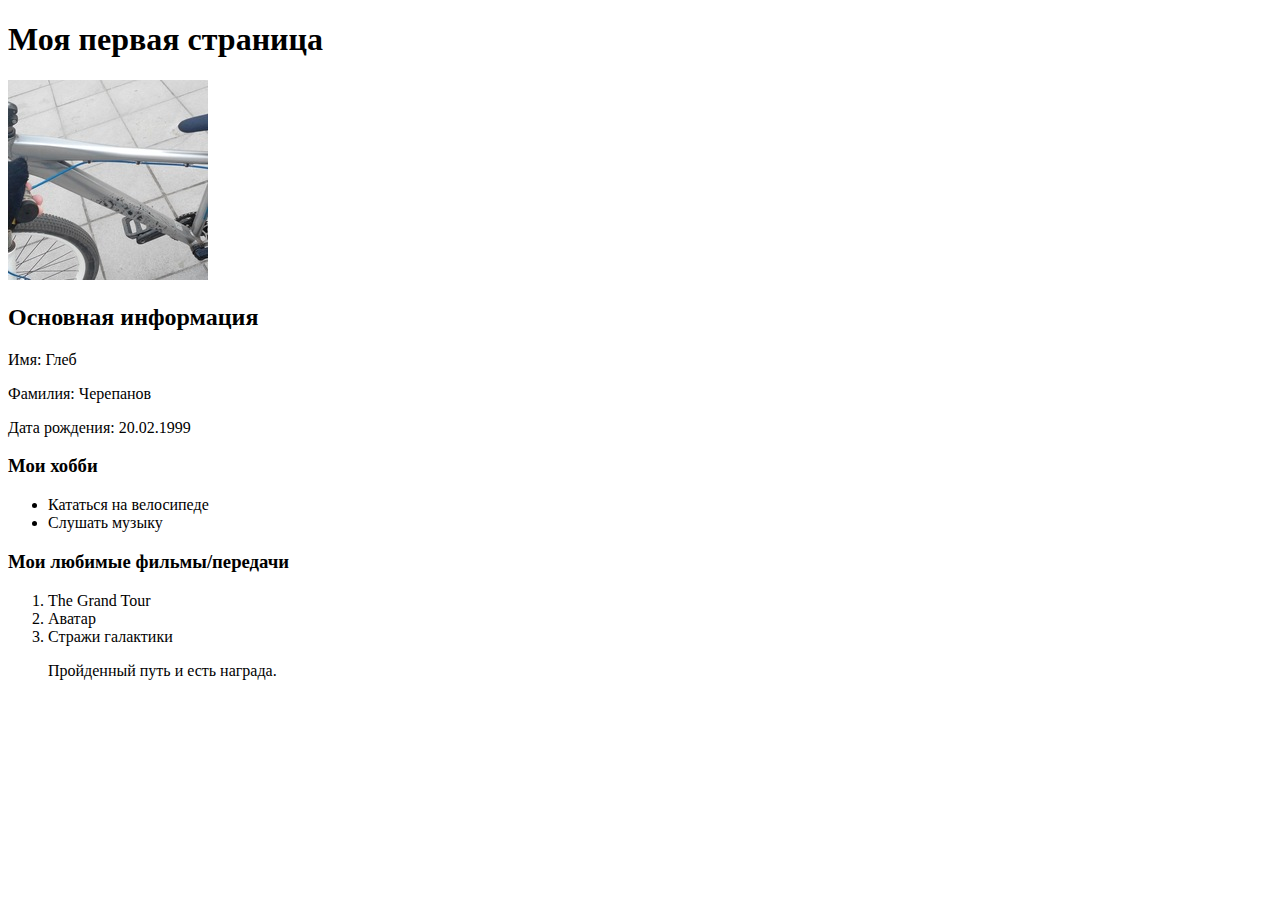
<file: lw2.1/index.html>
<!DOCTYPE html>
<html>
    <head>
        <meta charset="utf-8">
        <title> Мой первая страница </title>
    </head>
    <body>
        <h1> Моя первая страница </h1>
        <img src="photo.jpg" alt="Здесь должно быть изображение((">
        <h2> Основная информация </h2>
        <p> Имя: Глеб </p>
        <p> Фамилия: Черепанов </p>
        <p> Дата рождения: 20.02.1999 </p>
        <h3> Мои хобби </h3>
        <ul>
            <li> Кататься на велосипеде </li>
            <li> Слушать музыку </li>
        </ul>
        <h3> Мои любимые фильмы/передачи </h3>
        <ol>
            <li> The Grand Tour </li>
            <li> Аватар </li>
            <li> Стражи галактики </li>
        </ol>
        <blockquote> Пройденный путь и есть награда. </blockquote>
    </body>
</html>
</file>
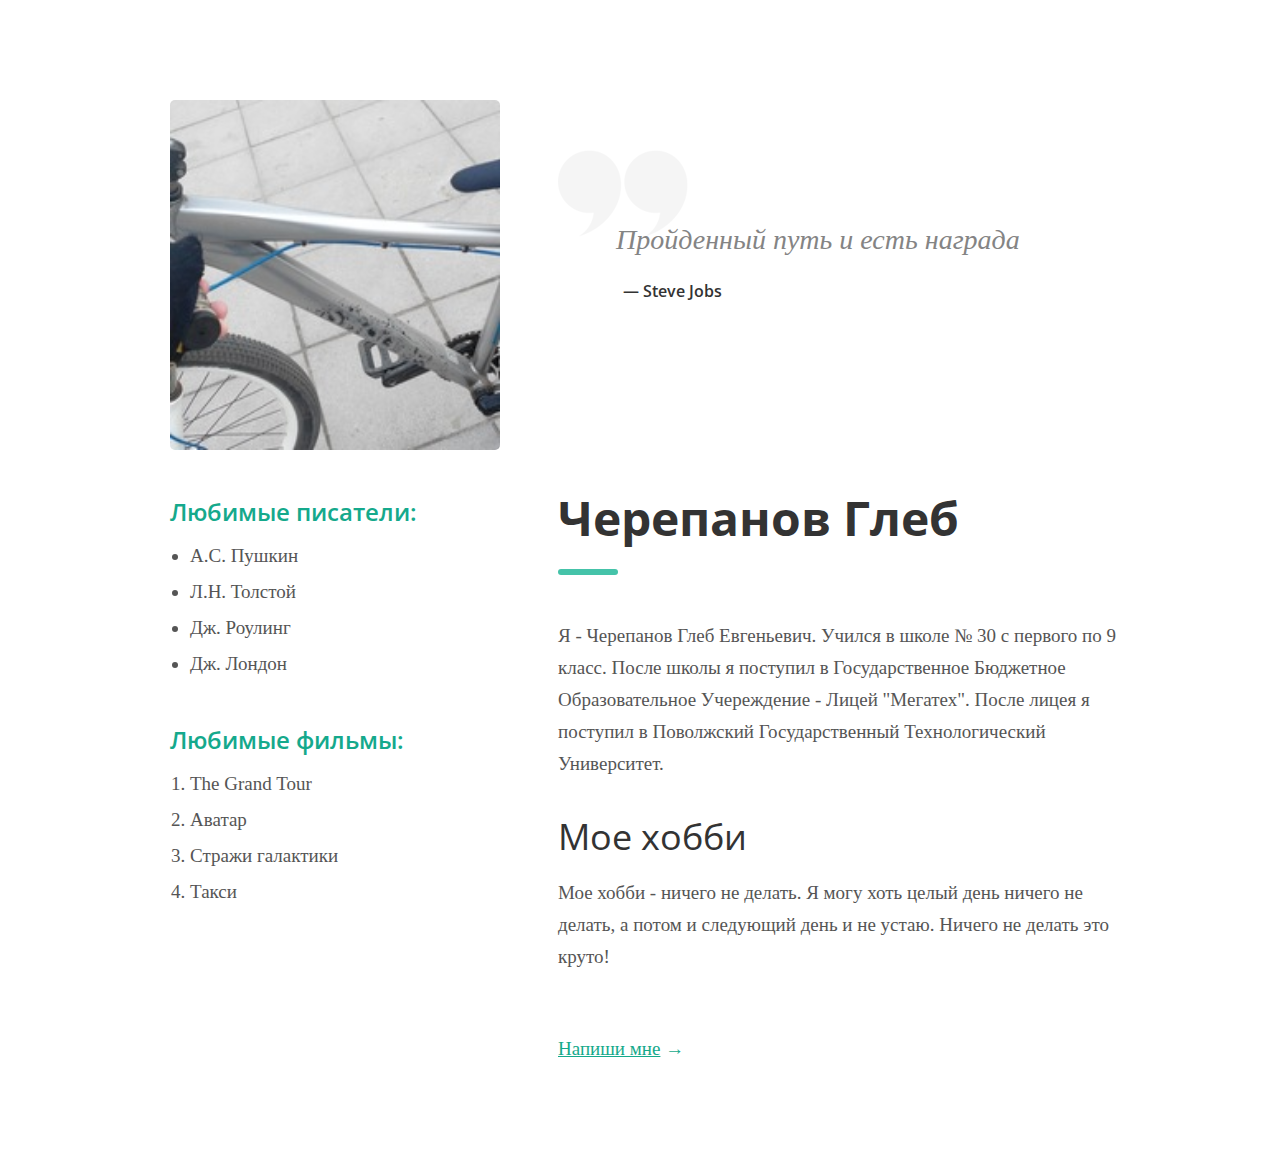
<file: lw2.2/index.html>
<!DOCTYPE html>
<html>
    <head>
        <meta charset="utf-8">
        <title> Моя первая страница </title>
        <link rel="stylesheet" href="style.css" type="text/css">
        
    </head>
    <body>
        <div class="main_content">
            <div class="left_content">
                <img class="photo" src="photo.jpg" alt="Здесь должно быть изображение((">
                <p class="slide_bar_title">Любимые писатели:</p>
                <ul class="slide_bar_text">
				    <li>А.С. Пушкин</li>
				    <li>Л.Н. Толстой</li>
				    <li>Дж. Роулинг</li>
				    <li>Дж. Лондон</li>
                </ul>
                <p class="slide_bar_title">Любимые фильмы:</p>	
                <ol class="slide_bar_text">
                    <li>The Grand Tour</li>
                    <li>Аватар</li>
                    <li>Стражи галактики</li>
                    <li>Такси</li>
                </ol>
		    </div>
            <div class="rigth_content">
                <div class="quote">
                    <blockquote>
                        <div class="quote_logo"></div>
                        <p class="quote_text">Пройденный путь и есть награда</p>
                        <p class="quote_author">— Steve Jobs</p>
                    </blockquote>
                </div>
                <div class="about_me">
                    <p class="about_me_title">Черепанов Глеб</p>
                    <div class="about_me_title_lane"></div>
                    <p class="about_me_text">
                        Я - Черепанов Глеб Евгеньевич. Учился в школе № 30 с первого по 9 класс. После школы я поступил в Государственное Бюджетное Образовательное Учереждение - Лицей "Мегатех". 
                        После лицея я поступил в Поволжский Государственный Технологический Университет.
                    </p>
                </div>
                <div class="hobbies">
                    <p class="hobbies_title">Мое хобби</p>
                    <p class="hobbies_text">
                        Мое хобби - ничего не делать. Я могу хоть целый день ничего не делать, а потом и следующий день и не устаю. Ничего не делать это круто!
                    </p>
                </div>
                <a href="#" class="write_me"><span class="write_me_text">Напиши мне</span> →</a>
            </div>
            <div class="clear"></div>
        </div>
    </body>
</html>
</file>
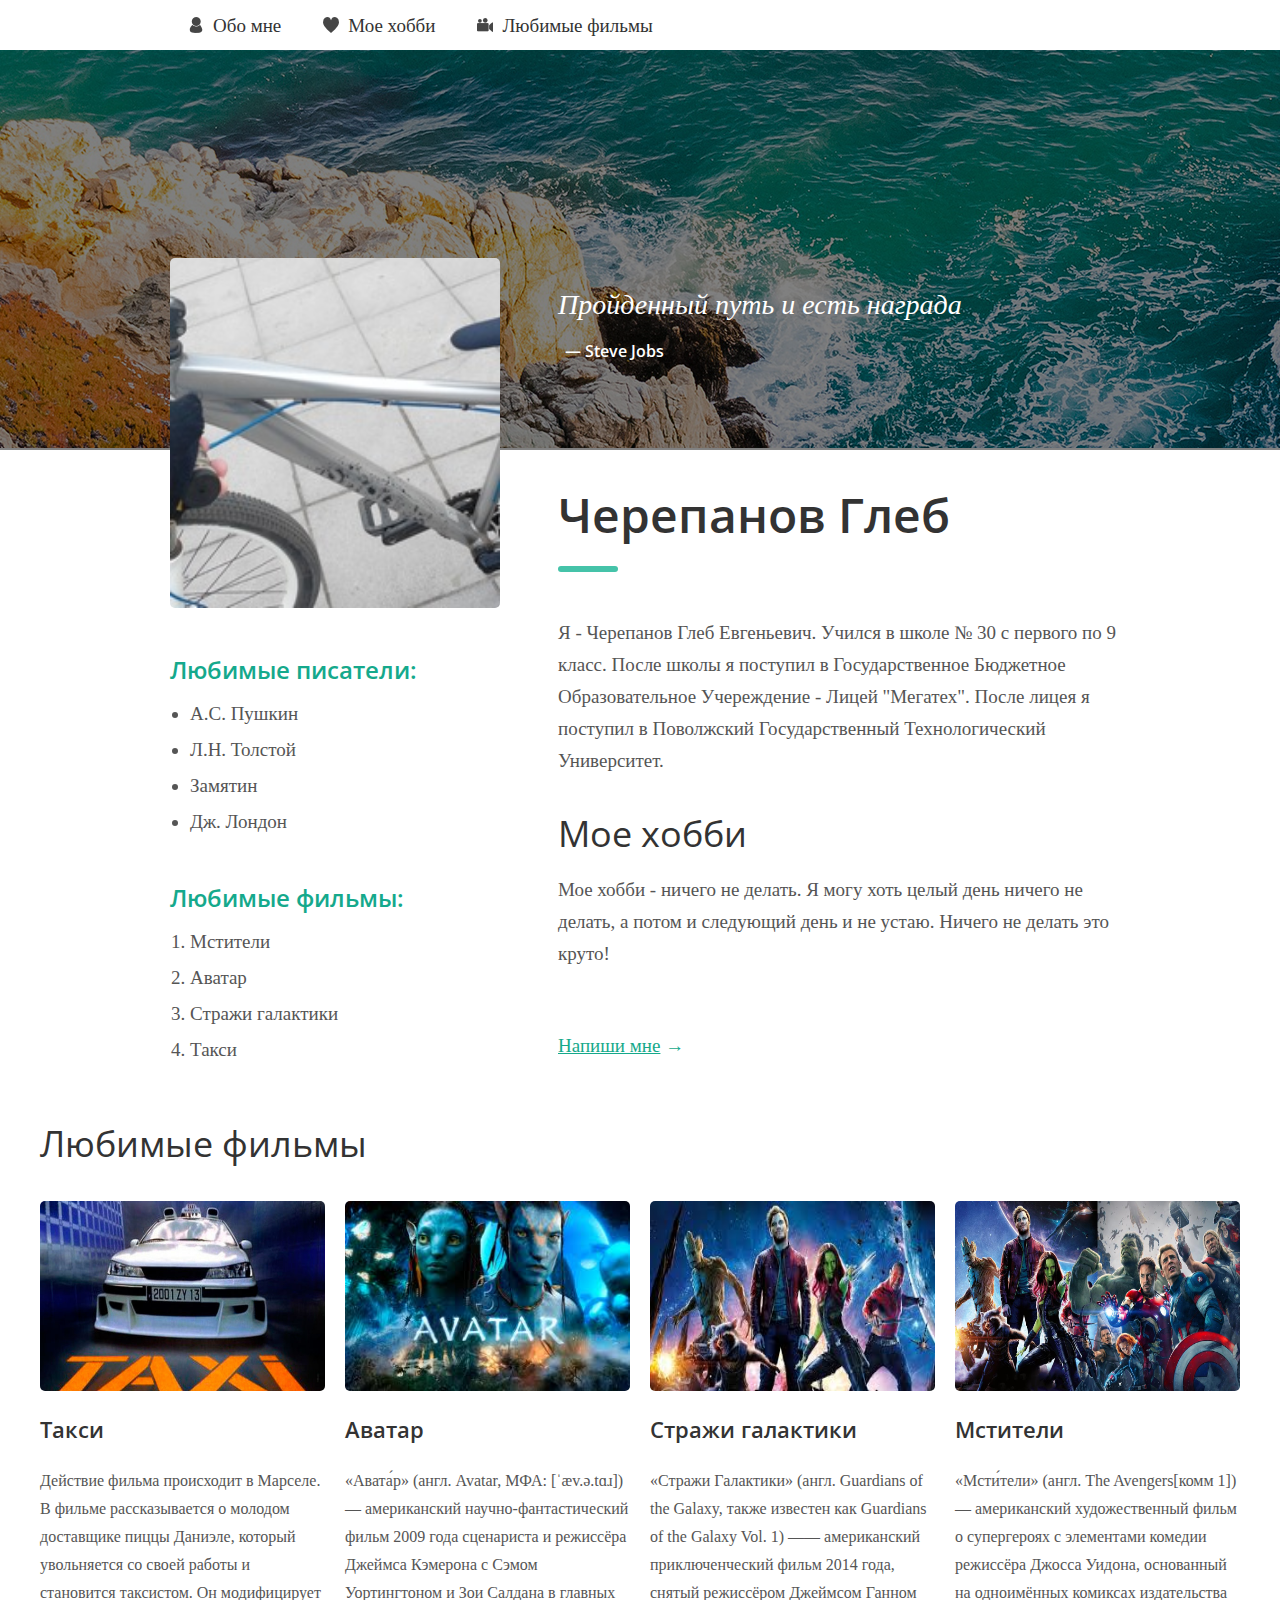
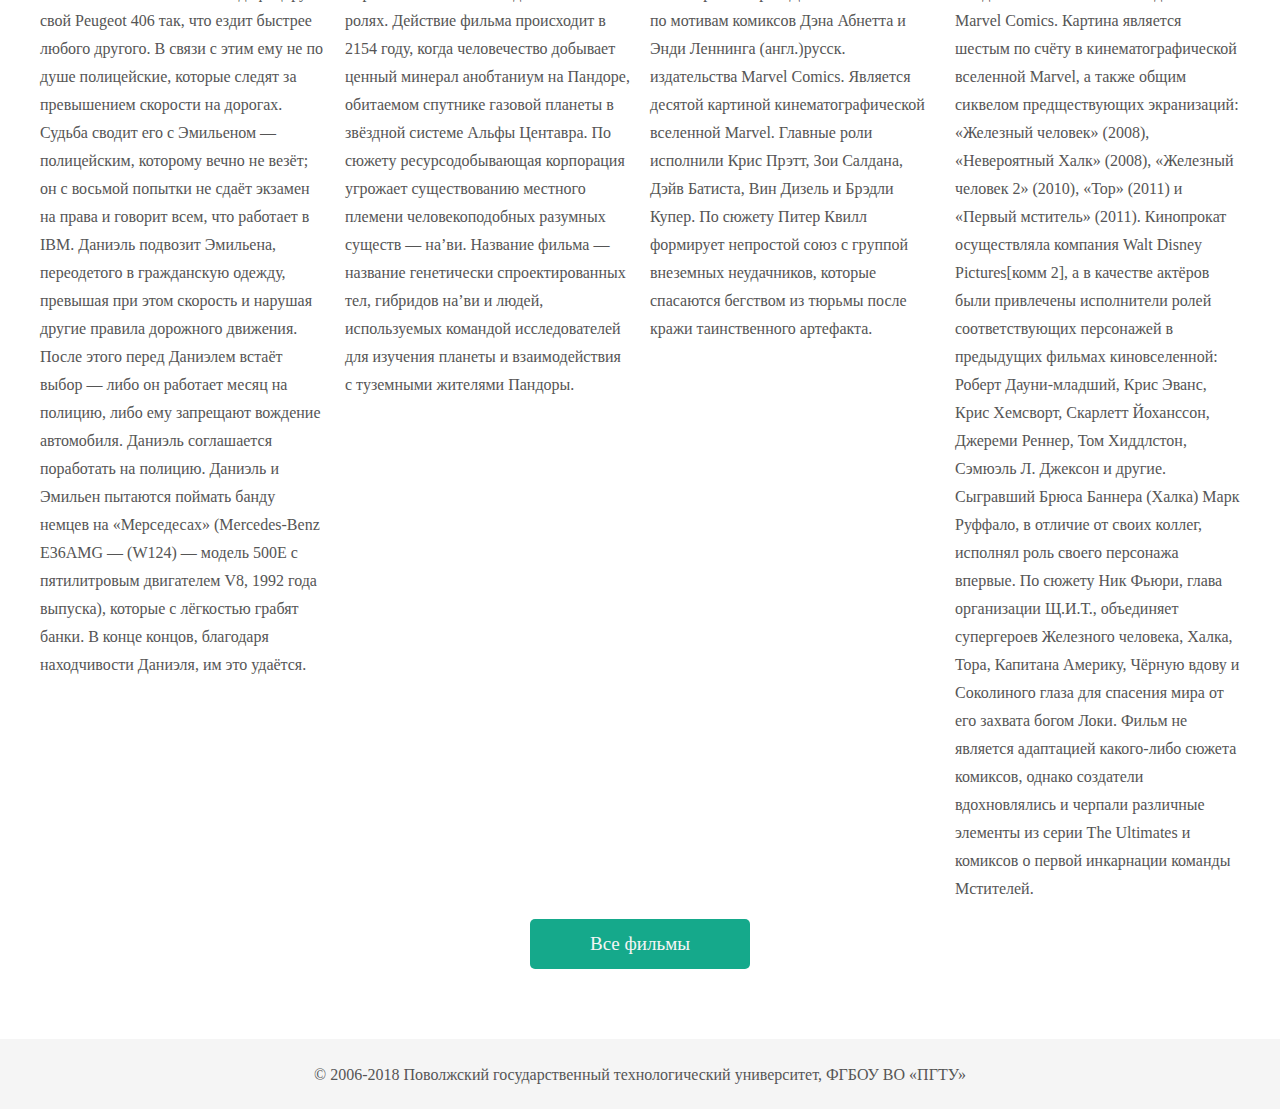
<file: lw3.1/index.html>
<!DOCTYPE html>
<html lang="ru">
    <head>
        <meta charset="utf-8">
        <title> Моя первая страница </title>
        <link rel="stylesheet" href="style.css" type="text/css">
        
    </head>
    <body>
        <div class="header">
            <div class="header_links">
                <a class="header_link_about_me" href="URL">Обо мне</a>
                <a class="header_link_hobbies" href="URL">Мое хобби</a>
                <a class="header_link_movies" href="URL">Любимые фильмы</a>
            </div>
            <div class="header_background">
            </div>
        </div>
        <div class="main_content">
            <div class="left_content">
                <img class="photo" src="img/photo.jpg" alt="Здесь должно быть изображение((">
                <p class="slide_bar_title">Любимые писатели:</p>
                <ul class="slide_bar_text">
				    <li>А.С. Пушкин</li>
				    <li>Л.Н. Толстой</li>
				    <li>Замятин</li>
				    <li>Дж. Лондон</li>
                </ul>
                <p class="slide_bar_title">Любимые фильмы:</p>	
                <ol class="slide_bar_text">
                    <li>Мстители</li>
                    <li>Аватар</li>
                    <li>Стражи галактики</li>
                    <li>Такси</li>
                </ol>
		    </div>
            <div class="rigth_content">
                <div class="quote">
                    <blockquote>
                        <p class="quote_text">Пройденный путь и есть награда</p>
                        <p class="quote_author">— Steve Jobs</p>
                    </blockquote>
                </div>
                <div class="about_me">
                    <p class="about_me_title">Черепанов Глеб</p>
                    <div class="about_me_title_lane"></div>
                <p class="about_me_text">
                        Я - Черепанов Глеб Евгеньевич. Учился в школе № 30 с первого по 9 класс. После школы я поступил в Государственное Бюджетное Образовательное Учереждение - Лицей "Мегатех". 
                        После лицея я поступил в Поволжский Государственный Технологический Университет.
                    </p>
                </div>
                <div class="hobbies">
                    <p class="hobbies_title">Мое хобби</p>
                    <p class="hobbies_text">
                        Мое хобби - ничего не делать. Я могу хоть целый день ничего не делать, а потом и следующий день и не устаю. Ничего не делать это круто!
                    </p>
                </div>
                <a href="URL" class="write_me"><span class="write_me_text">Напиши мне</span> →</a>
            </div>
            <div class="clear"></div>
        </div>
        <div class="favourite_movies">
            <p class="favourite_movies_title">Любимые фильмы</p>
            <div class="movie_block_first">
                <img class="movie_block_image" src="img/taxi.jpg" alt="movie_taxi">
                <p class="movie_block_title">Такси</p>
                <p class="movie_block_text">
                    Действие фильма происходит в Марселе. В фильме рассказывается о молодом доставщике пиццы Даниэле, который увольняется со своей работы и становится таксистом. Он модифицирует свой Peugeot 406 так, что ездит быстрее любого другого. В связи с этим ему не по душе полицейские, которые следят за превышением скорости на дорогах. Судьба сводит его с Эмильеном — полицейским, которому вечно не везёт; он с восьмой попытки не сдаёт экзамен на права и говорит всем, что работает в IBM. Даниэль подвозит Эмильена, переодетого в гражданскую одежду, превышая при этом скорость и нарушая другие правила дорожного движения. После этого перед Даниэлем встаёт выбор — либо он работает месяц на полицию, либо ему запрещают вождение автомобиля. Даниэль соглашается поработать на полицию.
                    Даниэль и Эмильен пытаются поймать банду немцев на «Мерседесах» (Mercedes-Benz E36AMG — (W124) — модель 500E с пятилитровым двигателем V8, 1992 года выпуска), которые с лёгкостью грабят банки. В конце концов, благодаря находчивости Даниэля, им это удаётся.
                </p>
            </div>
            <div class="movie_block_first">
                <img class="movie_block_image" src="img/avatar.jpg" alt="movie_avatar">
                <p class="movie_block_title">Аватар</p>
                <p class="movie_block_text">
                    «Авата́р» (англ. Avatar, МФА: [ˈæv.ə.tɑɹ]) — американский научно-фантастический фильм 2009 года сценариста и режиссёра Джеймса Кэмерона с Сэмом Уортингтоном и Зои Салдана в главных ролях. Действие фильма происходит в 2154 году, когда человечество добывает ценный минерал анобтаниум на Пандоре, обитаемом спутнике газовой планеты в звёздной системе Альфы Центавра. По сюжету ресурсодобывающая корпорация угрожает существованию местного племени человекоподобных разумных существ — на’ви. Название фильма — название генетически спроектированных тел, гибридов на’ви и людей, используемых командой исследователей для изучения планеты и взаимодействия с туземными жителями Пандоры.
                </p>
            </div>
            <div class="movie_block_first">
                <img class="movie_block_image" src="img/guardians.jpg" alt="movie_guardians">
                <p class="movie_block_title">Стражи галактики</p>
                <p class="movie_block_text">
                    «Стражи Галактики» (англ. Guardians of the Galaxy, также известен как Guardians of the Galaxy Vol. 1) —— американский приключенческий фильм 2014 года, снятый режиссёром Джеймсом Ганном по мотивам комиксов Дэна Абнетта и Энди Леннинга (англ.)русск. издательства Marvel Comics. Является десятой картиной кинематографической вселенной Marvel. Главные роли исполнили Крис Прэтт, Зои Салдана, Дэйв Батиста, Вин Дизель и Брэдли Купер. По сюжету Питер Квилл формирует непростой союз с группой внеземных неудачников, которые спасаются бегством из тюрьмы после кражи таинственного артефакта.
                </p>
            </div>
            <div class="movie_block_last">
                <img class="movie_block_image" src="img/averengers.jpg" alt="movie_averenges">
                <p class="movie_block_title">Мстители</p>
                <p class="movie_block_text">
                    «Мсти́тели» (англ. The Avengers[комм 1]) — американский художественный фильм о супергероях с элементами комедии режиссёра Джосса Уидона, основанный на одноимённых комиксах издательства Marvel Comics. Картина является шестым по счёту в кинематографической вселенной Marvel, а также общим сиквелом предществующих экранизаций: «Железный человек» (2008), «Невероятный Халк» (2008), «Железный человек 2» (2010), «Тор» (2011) и «Первый мститель» (2011). Кинопрокат осуществляла компания Walt Disney Pictures[комм 2], а в качестве актёров были привлечены исполнители ролей соответствующих персонажей в предыдущих фильмах киновселенной: Роберт Дауни-младший, Крис Эванс, Крис Хемсворт, Скарлетт Йоханссон, Джереми Реннер, Том Хиддлстон, Сэмюэль Л. Джексон и другие. Сыгравший Брюса Баннера (Халка) Марк Руффало, в отличие от своих коллег, исполнял роль своего персонажа впервые. По сюжету Ник Фьюри, глава организации Щ.И.Т., объединяет супергероев Железного человека, Халка, Тора, Капитана Америку, Чёрную вдову и Соколиного глаза для спасения мира от его захвата богом Локи. Фильм не является адаптацией какого-либо сюжета комиксов, однако создатели вдохновлялись и черпали различные элементы из серии The Ultimates и комиксов о первой инкарнации команды Мстителей.
                </p>
            </div>
            <div class="clear"></div>
            <div class="favourite_movies_button">
                <a href="URL">Все фильмы</a>
            </div>
        </div>
        <div class="footer">
            <p>
                © 2006-2018 Поволжский государственный технологический университет, ФГБОУ ВО «ПГТУ»
            </p>
        </div>
    </body>
</html>
</file>
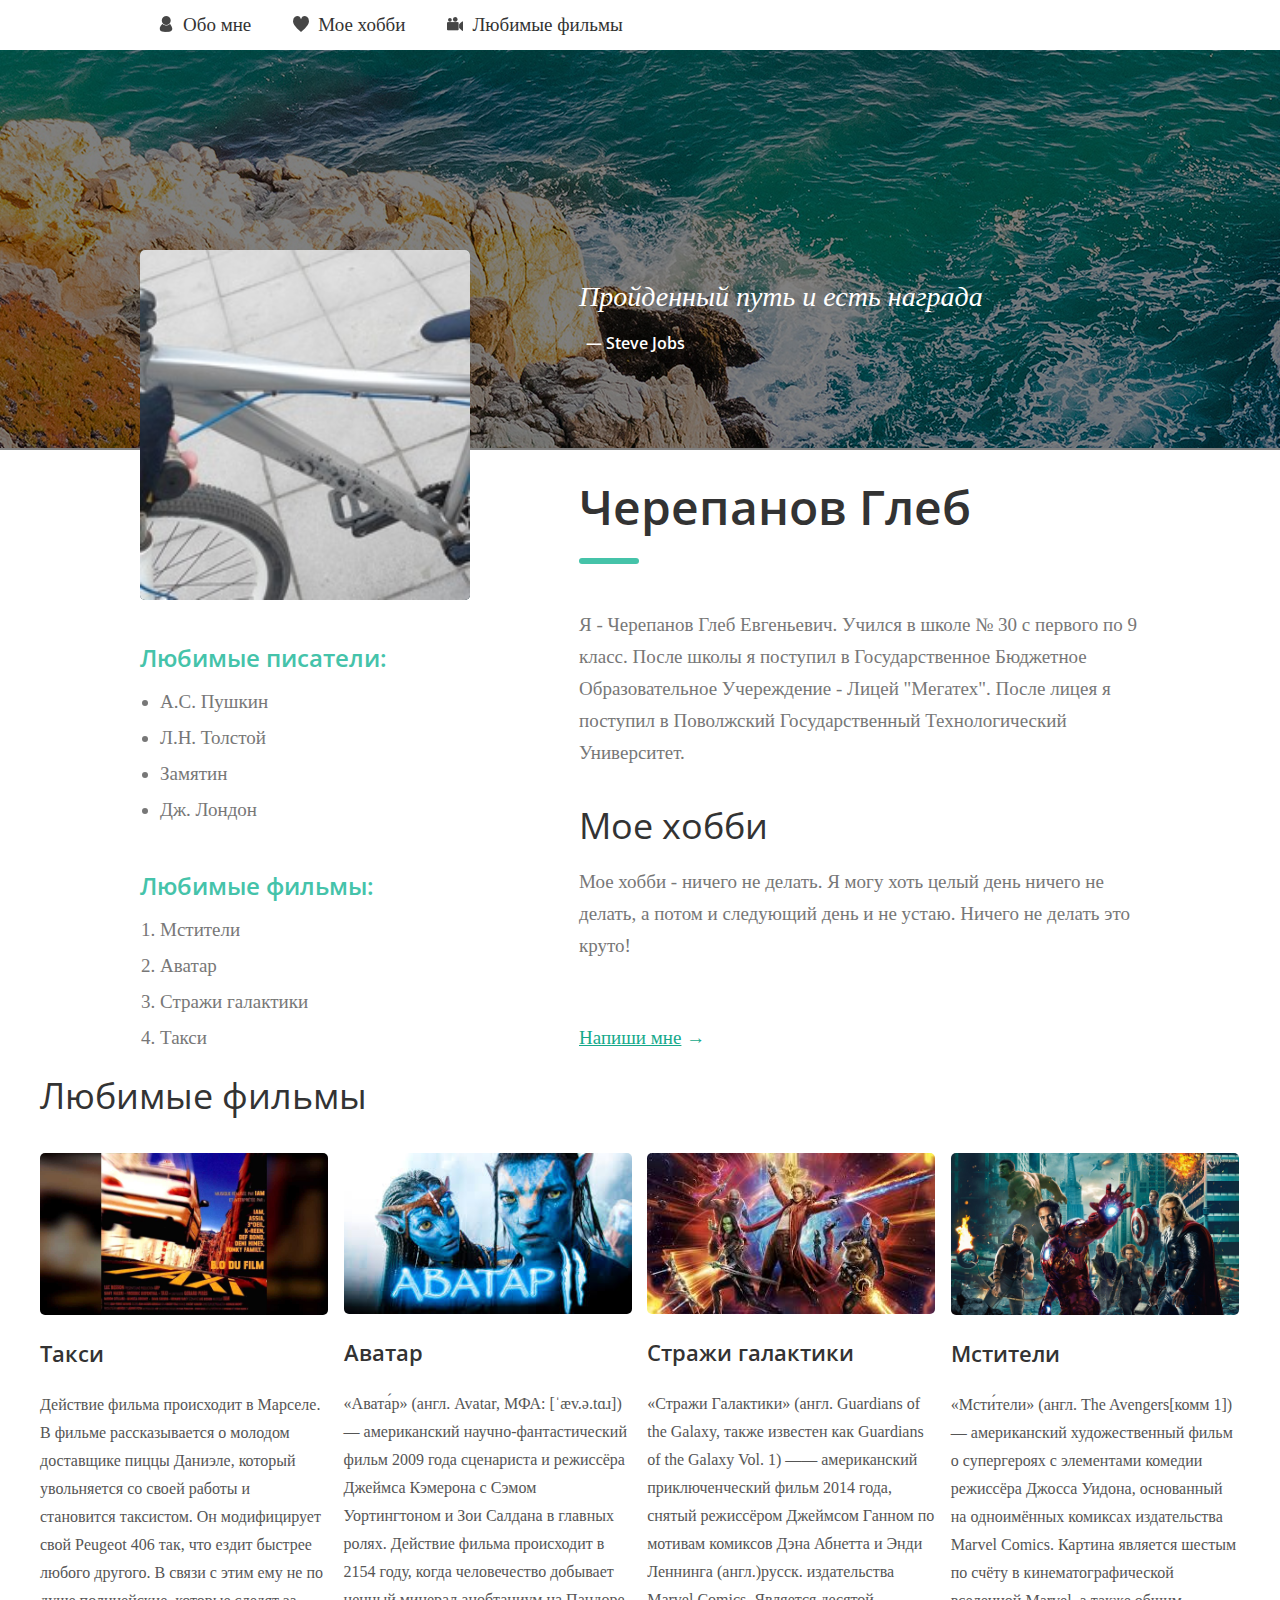
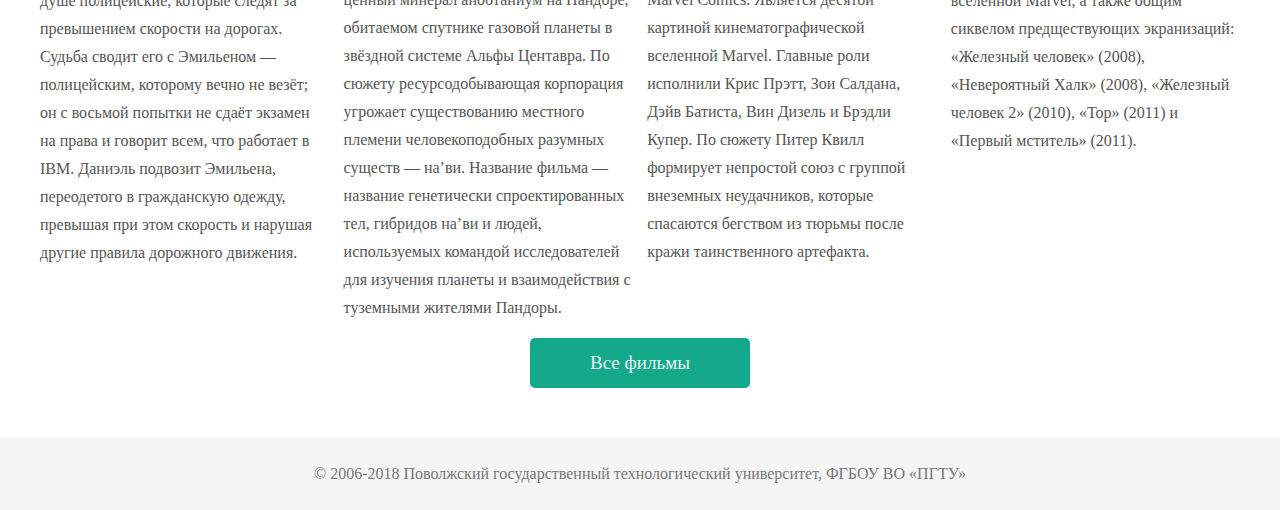
<file: lw5.2/index.html>
<!DOCTYPE html>
<html lang="ru">
    <head>
        <meta charset="utf-8">
        <meta name="viewport" content="width=device-width, initial-scale=1.0">
        <link rel="shortcut icon" href="/images/favicon.png" type="image/png">
        <title> Моя первая страница </title>
        <link rel="stylesheet" href="style.css" type="text/css">
        
    </head>
    <body>
        
        <div class="form_block" id="form">
            <div id="top"></div>
            <div class="form_exit" id="close_form"></div>
            <div class="form_title">
                <span>НАПИШИ МНЕ</span>
            </div>
            <div class="form">
            <form action="">
                <div class="form_name">
                    <label class="form_label_star" for="name">Ваше имя</label>
                    <input class="requied_field" id="name" name="name">
                </div>
                <div class="form_email">
                    <label class="form_label_star" for="email">Ваш email</label>
                    <input class='requied_field' name="email" id="email">
                </div>
                <div class="form_country">
                    <label for="countries">Откуда вы?</label>
                    <select name="country" id="countries" size="1">
                        <option selected value="Russia">Россия</option>
                        <option value="Britan">Англия</option>
                        <option value="Germany">Германия</option>
                        <option value="USA">США</option>
                    </select>
                </div>
                <div class="form_gender">
                    <span>Ваш пол</span>
                    <p>
                        <input type="radio" name="gender" value="Men" id="men"><label class="form_gender_lable_first" for="men">Мужской</label>
                        <input type="radio" name="gender" value="Women" id="women"><label for="women">Женский</label>
                    </p>
                </div>
                <div class="form_message">
                    <label class="form_label_star" for="message">Ваше сообщение</label>
                    <textarea class="requied_field" name="message" id="message"></textarea>
                </div>
                <button class="form_button" id="submit">Отправить</button>
            </form>
            </div>
        </div>
        
        <div id="mask">
            
        <div class="header">
            <div class="header_links">
                <a class="header_link_about_me" href="#">Обо мне</a>
                <a class="header_link_hobbies" href="#">Мое хобби</a>
                <a class="header_link_movies" href="#">Любимые фильмы</a>
                <div class="clear"></div>
            </div>
            <div class="header_background">
            </div>
        </div>
        <div class="main_content">
            <div class="left_content">
                <div class="photo">
                    <img class="photo" src="img/photo.jpg" alt="Здесь должно быть изображение((">
                </div>
                <div class="clear"></div>
                <div class="writers">
                <p class="slide_bar_title">Любимые писатели:</p>
                    <ul class="slide_bar_text">
				        <li>А.С. Пушкин</li>
				        <li>Л.Н. Толстой</li>
				        <li>Замятин</li>
				        <li>Дж. Лондон</li>
                    </ul>
                </div>
                <div class="movies">
                <p class="slide_bar_title">Любимые фильмы:</p>	
                    <ol class="slide_bar_text">
                        <li>Мстители</li>
                        <li>Аватар</li>
                        <li>Стражи галактики</li>
                        <li>Такси</li>
                    </ol>
                </div>
                <div class="clear"></div>
		    </div>
            <div class="rigth_content">
                <div class="quote">
                    <blockquote>
                        <p class="quote_text">Пройденный путь и есть награда</p>
                        <p class="quote_author">— Steve Jobs</p>
                    </blockquote>
                </div>
                <div class="about_me">
                    <p class="about_me_title">Черепанов Глеб</p>
                    <div class="about_me_title_lane"></div>
                <p class="about_me_text">
                        Я - Черепанов Глеб Евгеньевич. Учился в школе № 30 с первого по 9 класс. После школы я поступил в Государственное Бюджетное Образовательное Учереждение - Лицей "Мегатех". 
                        После лицея я поступил в Поволжский Государственный Технологический Университет.
                    </p>
                </div>
                <div class="hobbies">
                    <p class="hobbies_title">Мое хобби</p>
                    <p class="hobbies_text">
                        Мое хобби - ничего не делать. Я могу хоть целый день ничего не делать, а потом и следующий день и не устаю. Ничего не делать это круто!
                    </p>
                </div>
                <a href="#top" class="write_me" id="button"><span class="write_me_text">Напиши мне</span> →</a>
            </div>
            <div class="clear"></div>
        </div>
        <div class="favourite_movies">
            <p class="favourite_movies_title">Любимые фильмы</p>
            <div class="movie_block first">
                <img class="movie_block_image" src="img/taxi.jpg" alt="movie_taxi">
                <p class="movie_block_title">Такси</p>
                <p class="movie_block_text">
                    Действие фильма происходит в Марселе. В фильме рассказывается о молодом доставщике пиццы Даниэле, который увольняется со своей работы и становится таксистом. Он модифицирует свой Peugeot 406 так, что ездит быстрее любого другого. В связи с этим ему не по душе полицейские, которые следят за превышением скорости на дорогах. Судьба сводит его с Эмильеном — полицейским, которому вечно не везёт; он с восьмой попытки не сдаёт экзамен на права и говорит всем, что работает в IBM. Даниэль подвозит Эмильена, переодетого в гражданскую одежду, превышая при этом скорость и нарушая другие правила дорожного движения.
                </p>
            </div>
            <div class="movie_block second">
                <img class="movie_block_image" src="img/avatar.jpg" alt="movie_avatar">
                <p class="movie_block_title">Аватар</p>
                <p class="movie_block_text">
                    «Авата́р» (англ. Avatar, МФА: [ˈæv.ə.tɑɹ]) — американский научно-фантастический фильм 2009 года сценариста и режиссёра Джеймса Кэмерона с Сэмом Уортингтоном и Зои Салдана в главных ролях. Действие фильма происходит в 2154 году, когда человечество добывает ценный минерал анобтаниум на Пандоре, обитаемом спутнике газовой планеты в звёздной системе Альфы Центавра. По сюжету ресурсодобывающая корпорация угрожает существованию местного племени человекоподобных разумных существ — на’ви. Название фильма — название генетически спроектированных тел, гибридов на’ви и людей, используемых командой исследователей для изучения планеты и взаимодействия с туземными жителями Пандоры.
                </p>
            </div>
            <div class="movie_block third">
                <img class="movie_block_image" src="img/guardians.jpg" alt="movie_guardians">
                <p class="movie_block_title">Стражи галактики</p>
                <p class="movie_block_text">
                    «Стражи Галактики» (англ. Guardians of the Galaxy, также известен как Guardians of the Galaxy Vol. 1) —— американский приключенческий фильм 2014 года, снятый режиссёром Джеймсом Ганном по мотивам комиксов Дэна Абнетта и Энди Леннинга (англ.)русск. издательства Marvel Comics. Является десятой картиной кинематографической вселенной Marvel. Главные роли исполнили Крис Прэтт, Зои Салдана, Дэйв Батиста, Вин Дизель и Брэдли Купер. По сюжету Питер Квилл формирует непростой союз с группой внеземных неудачников, которые спасаются бегством из тюрьмы после кражи таинственного артефакта.
                </p>
            </div>
            <div class="movie_block last">
                <img class="movie_block_image" src="img/averengers.jpg" alt="movie_averenges">
                <p class="movie_block_title">Мстители</p>
                <p class="movie_block_text">
                    «Мсти́тели» (англ. The Avengers[комм 1]) — американский художественный фильм о супергероях с элементами комедии режиссёра Джосса Уидона, основанный на одноимённых комиксах издательства Marvel Comics. Картина является шестым по счёту в кинематографической вселенной Marvel, а также общим сиквелом предществующих экранизаций: «Железный человек» (2008), «Невероятный Халк» (2008), «Железный человек 2» (2010), «Тор» (2011) и «Первый мститель» (2011).
                </p>
            </div>
            <div class="clear"></div>
            <div id="more_movie" class="more_movies">
                <div class="movie_block first">
                    <img class="movie_block_image" src="img/deadpool.jpg" alt="movie_deadpool">
                    <p class="movie_block_title">Дедпул</p>
                    <p class="movie_block_text">
                        Уэйд Уилсон — бывший солдат спецназа, подрабатывающий наёмником в Нью-Йорке. В местном баре своего друга Хорька Уэйд встречает проститутку Ванессу Карлайл, с которой у него впоследствии завязываются романтические отношения. Спустя год Уэйд делает Ванессе предложение, и она соглашается. Внезапно Уэйд падает в обморок и на следующий день ему диагностируют рак в последней стадии. Ванесса просит Уэйда остаться с ней, но Уэйд не хочет, чтобы она видела его смерть.
                    </p>
                </div>
                <div class="movie_block second">
                    <img class="movie_block_image" src="img/interstellar.jpg" alt="movie_avatar">
                    <p class="movie_block_title">Интерстеллар</p>
                    <p class="movie_block_text">
                        В недалёком будущем из-за развития патогенных бактерий концентрация кислорода в атмосфере Земли необратимо падает, что вызывает ухудшение климата и грозит неминуемой гибелью человечества. Бывший пилот НАСА Купер ведёт фермерское хозяйство со своей семьёй в американской глубинке, страдая от неурожая и пыльных бурь. Его дочь Мёрф рассказывает о том, что её комнату посещает призрак и сбрасывает книги с полки. Купер, разобравшись, понимает, что аномальные явления не выдумка, и даже обнаруживает вместе с дочерью закономерности в действиях призрака. Проанализировав их, он вычисляет координаты некоего объекта, оказавшегося секретным подразделением НАСА.
                    </p>
                </div>
                <div class="movie_block third">
                    <img class="movie_block_image" src="img/home_alone.jpg" alt="movie_guardians">
                    <p class="movie_block_title">Один дома</p>
                    <p class="movie_block_text">
                        Семья Маккаллистеров, которая готовится провести Рождество в Париже, в ночь перед отъездом собралась в доме Питера и Кейт, расположенном неподалёку от Чикаго. Младшего сына хозяев дома, восьмилетнего Кевина, высмеивают как родные братья и сёстры, так и другие родственники. Ссора со старшим братом-задирой Баззом приводит к тому, что в качестве наказания Кевина отправляют ночевать на чердак дома, где он загадывает желание, чтобы его семья исчезла. Ночью сильный ветер повреждает линию электропередачи, в результате чего происходит отключение электроэнергии и будильник сбрасывает установленное время. В утренней суматохе про Кевина забывают, и он остаётся дома.
                    </p>
                </div>
                <div class="movie_block last">
                    <img class="movie_block_image" src="img/suicide_squad.jpg" alt="movie_averenges">
                    <p class="movie_block_title">Отряд самоубийц</p>
                    <p class="movie_block_text">
                        После смерти Супермена агент разведки Аманда Уоллер собирает группу опасных преступников. Туда входят: сумасшедшая гимнастка-психиатр Харли Квинн, наемный убийца Дэдшот, гангстер-пирокинетик Эль Диабло, вор Капитан Бумеранг, мутант-каннибал Убийца Крок и специализированный наемник Слипнот. Всех их Аманда вытаскивает из тюрьмы «Белль-Рив» и помещает под командование полковника Рика Флага. Отряд собираются использовать в качестве пушечного мяса в миссиях высокого риска для правительства Соединенных Штатов Америки. Каждому члену команды имплантируют в шею нано-бомбу, которая сдетонирует, если кто-либо из отряда попробует взбунтоваться или сбежать.
                    </p>
                </div>
            </div>
            <div class="clear"></div>
            <div class="favourite_movies_button" id="movie">
                <a href="URL">Все фильмы</a>
            </div>
        </div>
        <div class="footer">
            <p>
                © 2006-2018 Поволжский государственный технологический университет, ФГБОУ ВО «ПГТУ»
            </p>
        </div>
        
        </div>
    <script src="script.js"></script>
    </body>
</html>
</file>
<file: lw2.2/style.css>
@import url('https://fonts.googleapis.com/css?family=Open+Sans:400,600,700&subset=cyrillic');  
    
.main_content 
{
    width: 1000px;
    margin-left: auto;
    margin-right: auto;
    margin-top: 100px;
}

.left_content 
{
    float: left;
    height: auto;
    margin-left: 30px;
}

.slide_bar_title 
{
    margin-top: 42px;
    margin-bottom: 0px;
	font-size: 24px;
	line-height: 32px;
	color: rgb(21,169,140);
	font-family: "Open Sans";
    font-weight: 600;
}

.slide_bar_text 
{
    margin-top: 10px;
    padding-left: 20px;
	font-size: 19px;
	line-height: 36px;
	color: rgb(85,85,85);
	font-family: "Georgia";
}

.photo 
{
	width: 330px;
	height: 350px;
	border-radius: 5px;
	background-color: #132d35;
}

.rigth_content 
{
    float: right;
    margin-right: 20px;
    height: auto;
}

.quote 
{
    margin-top: 50px;
}

.quote blockquote 
{
    margin: 0px;
}

.quote_logo 
{
    height: 87px;
    width:  130px;
    background-image: url(quotes.png);
    background-repeat: no-repeat;
}

.quote_text 
{
    margin-top: 2px;
    margin-left: 58px;
    margin-bottom: 30px;
	font-size: 28px;
	line-height: 1px;
	color: rgb(132,132,132);
	font-family: "Georgia";
	font-style: italic;
}

.quote_author 
{
    margin-left: 65px;
    font-size: 16px;
    line-height: 42px;
    color: rgb(51,51,51);
    font-family: "Open Sans";
    font-weight: 600;
}

.about_me 
{
    margin-top: 185px;
    margin-left: 0px;
}

.about_me_title 
{
    font-size: 48px;
    line-height: 42px;
    color: rgb(51,51,51);
    font-family: "Open Sans";
    font-weight: 700;
    margin-bottom: 30px;
}

.about_me_title_lane 
{
    width: 60px;
    height: 6px;
    border-radius: 3px;
    background-color: #45c3a9;
}

.about_me_text 
{
    margin-top: 45px;
    width: 561px;
    height: auto;
    font-size: 19px;
    line-height: 32px;
    color: rgb(85,85,85);
    font-family: "Georgia";   
}

.hobbies 
{
    margin-bottom: 60px;
}

.hobbies_title 
{
    font-size: 36px;
    line-height: 42px;
    color: rgb(51,51,51);
    font-family: "Open Sans";
    margin-bottom: 0px;
}

.hobbies_text 
{
    width: 562px;
    height: auto;
    font-size: 19px;
    line-height: 32px;
    color: rgb(85,85,85);
    font-family: "Georgia";
}

.write_me 
{
    padding-bottom: 100px;
    font-size: 19px;
    line-height: 32px;
    color: rgb(21,169,139);
    font-family: "Georgia";
    text-decoration: none;
}

.write_me_text 
{
    text-decoration: underline;
}

.clear
{
    clear: both;
}
</file>
<file: lw3.1/style.css>
@import url('https://fonts.googleapis.com/css?family=Open+Sans:300,400,500,600,700&subset=cyrillic'); 

body 
{
    margin: 0;
}

.header 
{
    margin-top: 8px;
    height: 50px;
    width: auto;
}

.header_background 
{
    height: 400px;
    width: auto;
    margin-top: 8px;
    background-image: url("img/background.png");
    background-repeat: no-repeat;
}

.header_links 
{
    max-width: 1000px;
    margin-left: auto;
    margin-right: auto;
    padding-top: 2px;
}

.header_links a
{
    margin-top: 2px;
    padding: 20px 20px 14px 43px;  
    text-decoration: none;
    font-size: 19px;
    line-height: 32px;
    font-family: "Georgia";  
}

.header_link_about_me 
{
    margin-left: 30px;
    background-image: url("img/about_me.png");
    background-repeat: no-repeat;
    background-position: 16px 20px;
    color: rgb(51,51,51);
}

.header_link_about_me:hover
{
    margin-left: 30px;
    background-image: url("img/about_me_hover.png");
    background-repeat: no-repeat;
    background-position: 16px 20px;
    color: rgb(245,245,245);
    background-color: #15a98c;
}

.header_link_hobbies 
{
    background-image: url("img/my_hobbies.png");
    background-repeat: no-repeat;
    background-position: 16px 20px;
    color: rgb(51,51,51);
}

.header_link_hobbies:hover
{
    background-image: url("img/my_hobbies_hover.png");
    background-repeat: no-repeat;
    background-position: 16px 20px;
    color: rgb(245,245,245);
    background-color: #15a98c;
}

.header_link_movies 
{
    background-image: url("img/favourite_movies.png");
    background-repeat: no-repeat;
    background-position: 16px 20px;
    color: rgb(51,51,51);
}

.header_link_movies:hover 
{
    background-image: url("img/favourite_movies_hover.png");
    background-repeat: no-repeat;
    background-position: 16px 20px;
    color: rgb(245,245,245);
    background-color: #15a98c;
}

.main_content
{
    width: 1000px;
    margin-left: auto;
    margin-right: auto;
    margin-top: 200px;
}

.left_content 
{
    float: left;
    height: auto;
    margin-left: 30px;
}

.slide_bar_title 
{
    margin-top: 42px;
    margin-bottom: 0px;
	font-size: 24px;
	line-height: 32px;
	color: rgb(21,169,140);
	font-family: "Open Sans";
    font-weight: 600;
}

.slide_bar_text 
{
    margin-top: 10px;
    padding-left: 20px;
	font-size: 19px;
	line-height: 36px;
	color: rgb(85,85,85);
	font-family: "Georgia";
}

.photo
{
	width: 330px;
	height: 350px;
	border-radius: 5px;
	background-color: #132d35;
}

.rigth_content
{
    float: right;
    margin-right: 20px;
}

.quote
{
    padding-top: 4px;
}

.quote blockquote 
{
    margin: 0px;
}

.quote_text
{
    margin-bottom: 15px;
	font-size: 28px;
	line-height: 30px;
	color: rgb(255,255,255);
	font-family: "Georgia";
	font-style: italic;
}

.quote_author
{
    margin-left: 7px;
    font-size: 16px;
    line-height: 30px;
    color: rgb(255,255,255);
    font-family: "Open Sans";
    font-weight: 600;
}

.about_me
{
    margin-top: 128px;
    margin-left: 0px;
}

.about_me_title
{
    margin-bottom: 30px;
    font-size: 48px;
    line-height: 42px;
    color: rgb(51,51,51);
    font-family: "Open Sans";
    font-weight: 600;
}

.about_me_title_lane
{
    width: 60px;
    height: 6px;
    border-radius: 3px;
    background-color: #45c3a9;
}

.about_me_text
{
    margin-top: 45px;
    width: 561px;
    height: auto;
    font-size: 19px;
    line-height: 32px;
    color: rgb(85,85,85);
    font-family: "Georgia";   
}

.hobbies
{
    margin-bottom: 60px;
}

.hobbies_title
{
    font-size: 36px;
    line-height: 42px;
    color: rgb(51,51,51);
    font-family: "Open Sans";
    margin-bottom: 0px;
}

.hobbies_text
{
    width: 562px;
    height: auto;
    font-size: 19px;
    line-height: 32px;
    color: rgb(85,85,85);
    font-family: "Georgia";
}

.write_me 
{
    font-size: 19px;
    line-height: 32px;
    color: rgb(21,169,139);
    font-family: "Georgia";
    text-decoration: none;
}

.write_me_text
{
    text-decoration: underline;
}

.clear
{
    clear: both;
}

.favourite_movies
{
    float: none;
    width: 1200px;
    margin-left: auto;
    margin-right: auto;
}

.favourite_movies_title 
{
    font-size: 36px;
    line-height: 42px;
    color: rgb(51,51,51);
    font-family: "Open Sans";
}

.movie_block_first 
{
    width: 285px;
    padding-right: 20px;
    height: auto;
    float: left;
}

.movie_block_last
{
    max-width: 285px;
    height: auto;
    float: right;
}

.movie_block_title 
{
    font-size: 22px;
    line-height: 32px;
    color: rgb(51,51,51);
    font-family: "Open Sans";
    font-weight: 600;
    margin-top: 18px;
}

.movie_block_image 
{
    width: 285px;
    height: 190px;
    border-radius: 5px;
    background-color: #454545;
}

.movie_block_text
{
    font-size: 16px;
    line-height: 28px;
    color: rgb(85,85,85);
    font-family: "Georgia";
}

.favourite_movies_button 
{
    margin-left: auto;
    margin-right: auto;
    width: 220px;
    height: 50px;
    border-radius: 5px;
    background-color: #15a98b;
    text-align: center;
    
}

.favourite_movies_button a 
{
    text-decoration: none;
    font-size: 19px;
    line-height: 50px;
    color: rgb(245,245,245);
    font-family: "Georgia";
}

.footer 
{
    margin-top: 70px;
    height: 70px;
    width: auto;
    background-color: #f5f5f5;
    font-size: 16px;
    line-height: 32px;
    color: rgb(85,85,85);
    font-family: "Georgia";
}

.footer p
{
    padding-top: 20px;
    text-align: center;
}

/*

1. В названиях файлов используем только нижний регистр.
2. Из ссылки нужно убрать <p>
3. Ошибки валидации.

*/
</file>
<file: lw5.2/style.css>
@import url('https://fonts.googleapis.com/css?family=Open+Sans:300,400,500,600,700&subset=cyrillic'); 

body 
{
    margin: 0;
}

.header 
{
    height: auto;
    width: auto;
}

.header_background 
{
    height: 400px;
    width: auto;
    background-image: url("img/background.png");
    background-repeat: no-repeat;
}

.header_links 
{
    max-width: 1000px;
    width: 100%;
    height: auto;
    margin-left: auto;
    margin-right: auto;
}

.header_links a
{
    padding: 20px 20px 15px 43px;  
    text-decoration: none;
    font-size: 19px;
    line-height: 50px;
    font-family: "Georgia";  
}

.header_link_about_me 
{
    background-image: url("img/about_me.png");
    background-repeat: no-repeat;
    background-position: 16px 20px;
    color: #333333;
}

.header_link_about_me:hover
{
    background-image: url("img/about_me_hover.png");
    color: #ffffff;
    background-color: #15a98c;
}

.header_link_hobbies 
{
    background-image: url("img/my_hobbies.png");
    background-repeat: no-repeat;
    background-position: 16px 20px;
    color: #333333;
}

.header_link_hobbies:hover
{
    background-image: url("img/my_hobbies_hover.png");
    color: #ffffff;
    background-color: #15a98c;
}

.header_link_movies 
{
    background-image: url("img/favourite_movies.png");
    background-repeat: no-repeat;
    background-position: 16px 20px;
    color: #333333;
}

.header_link_movies:hover 
{
    background-image: url("img/favourite_movies_hover.png");
    color: #ffffff;
    background-color: #15a98c;
}

.main_content
{
    max-width: 1000px;
    min-width: 280px;
    margin-left: auto;
    margin-right: auto;
    margin-top: -200px;
    padding: 0 10px;
}

.left_content 
{
    float: left;
    height: auto;
}

.slide_bar_title 
{
    margin-top: 42px;
    margin-bottom: 0px;
	font-size: 24px;
	line-height: 32px;
	color: #45c3aa;
	font-family: "Open Sans";
    font-weight: 600;
}

.slide_bar_text 
{
    margin-top: 10px;
    padding-left: 20px;
	font-size: 19px;
	line-height: 36px;
	color: #777777;
	font-family: "Georgia";
}

.photo
{
    width: 330px;
	height: 350px;
	border-radius: 5px;
	background-color: #132d35;
}

.rigth_content
{
    float: right;
}

.quote
{
    padding-top: 4px;
}

.quote blockquote 
{
    margin: 0px;
}

.quote_text
{
    margin-bottom: 15px;
	font-size: 28px;
	line-height: 30px;
	color: #ffffff;
	font-family: "Georgia";
	font-style: italic;
}

.quote_author
{
    margin-left: 7px;
    font-size: 16px;
    line-height: 30px;
    color: #ffffff;
    font-family: "Open Sans";
    font-weight: 600;
}

.about_me
{
    margin-top: 128px;
    margin-left: 0px;
}

.about_me_title
{
    margin-bottom: 30px;
    font-size: 48px;
    line-height: 42px;
    color: #333333;
    font-family: "Open Sans";
    font-weight: 600;
}

.about_me_title_lane
{
    width: 60px;
    height: 6px;
    border-radius: 3px;
    background-color: #45c3a9;
}

.about_me_text
{
    margin-top: 45px;
    max-width: 561px;
    width: 100%;
    height: auto;
    font-size: 19px;
    line-height: 32px;
    color: #777777;
    font-family: "Georgia";   
}

.hobbies
{
    margin-bottom: 60px;
}

.hobbies_title
{
    font-size: 36px;
    line-height: 42px;
    color: #333333;
    font-family: "Open Sans";
    margin-bottom: 0px;
}

.hobbies_text
{
    max-width: 561px;
    width: 100%;
    height: auto;
    font-size: 19px;
    line-height: 32px;
    color: #777777;
    font-family: "Georgia";
}

.write_me 
{
    font-size: 19px;
    line-height: 32px;
    color: #15a98b;
    font-family: "Georgia";
    text-decoration: none;
}

.write_me_text
{
    text-decoration: underline;
}

.clear
{
    clear: both;
}

.favourite_movies_background
{
    background-color: #f5f5f5;
    padding-top: 40px;
    padding-bottom: 60px;
    margin-top: 30px;
}

.favourite_movies
{
    float: none;
    max-width: 1200px;
    min-width: 280px;
    width: auto;
    margin-left: auto;
    margin-right: auto;
    padding: 0 10px; 
}

.favourite_movies_title 
{
    margin-top: 0px;
    font-size: 36px;
    line-height: 42px;
    color: #333333;
    font-family: "Open Sans";
}

.movie_block
{
    max-width: 24%;
    margin-right: 1.3%;
    height: auto;
    float: left;
}

.movie_block.last
{
    margin-right: 0;
}

.movie_block_title 
{
    font-size: 22px;
    line-height: 32px;
    color: #333333;
    font-family: "Open Sans";
    font-weight: 600;
    margin-top: 18px;
}

.movie_block_image 
{
    width: 100%;
    height: auto;
    border-radius: 5px;
    background-color: #454545;
}

.movie_block_text
{
    font-size: 16px;
    line-height: 28px;
    color: #555555;
    font-family: "Georgia";
}

.favourite_movies_button 
{
    margin-left: auto;
    margin-right: auto;
    width: 220px;
    height: 50px;
    border-radius: 5px;
    background-color: #15a98b;
    text-align: center;
    
}

.favourite_movies_button a 
{
    text-decoration: none;
    font-size: 19px;
    line-height: 50px;
    color: #e6f0ee;
    font-family: "Georgia";
}

.more_movies
{
    margin-top: 20px;
    display: none;
    margin-top: 20px;
    opacity: 0;
    transition: opacity 5s;
}

.form_block
{
    display: none;
    max-width: 660px;
    width: 98%;
    font-size: 20px;
    line-height: 32px;
    color: rgb(51,51,51);
    background-color: #FFFFFF;
    border-radius: 10px;
    font-family: "Open Sans";
}

.form
{
    margin-left: auto;
    margin-right: auto;
    max-width: 540px;
    width: 90%;
    font-size: 20px;
    line-height: 32px;
    color: #333333;
    font-family: "Open Sans";
}

.form_exit
{
    margin-top: 10px;
    margin-right: 10px;
    width: 50px;
    height: 50px;
    background-image: url(img/cross.png);
    float: right; 
}

.form_exit:hover
{
    cursor: pointer;
}

.form_title
{
    margin-top 60px;
    margin-left: 60px;
    font-size: 36px;
    line-height: 42px;
    color: rgb(51,51,51);
    font-family: "Open Sans";
    padding-top: 60px;
    margin-top: 0;
    margin-bottom: 50px;
    font-weight: 400;
}

.form_label_star::after
{
    content: " *";
    color: #ff0000;
}

.form_name input
{
    padding-left: 20px;
    margin-top: 3px;
    margin-bottom: 25px;
    max-width: 515px;
    width: 100%;
    height: 50px;
    border-radius: 3px;
    border: 2px solid #c9c9c9;
    font-size: 18px;
    line-height: 32px;
    color: #777777;
    font-family: "Open Sans";
}

.form_name input:focus
{
    border-color: #15a98b;
}

.form_email input
{
    padding-left: 20px;
    margin-top: 3px;
    margin-bottom: 25px;
    max-width: 515px;
    width: 100%;
    height: 50px;
    border-radius: 3px;
    border: 2px solid #c9c9c9;
    font-size: 18px;
    line-height: 32px;
    color: #777777;
    font-family: "Open Sans";
}

.form_email input:focus
{
    border-color: #15a98b;
}

.form_country select
{
    padding-left: 20px;
    background-image: url("img/arrow_down.png");
    background-position: 100% 50%;
    background-repeat: no-repeat; 
    margin-top: 6px;
    margin-bottom: 40px;
    max-width: 540px;
    width: 100%;
    height: 50px;
    border-radius: 3px;
    border: 2px solid #c9c9c9;
    font-size: 18px;
    line-height: 32px;
    color: #777777;
    font-family: "Open Sans";
    -moz-appearance: none;
    -webkit-appearance: none;
    appearance: none;
    cursor: pointer;
}

.form_country select:focus
{
    border: 2px solid #15a98b;
    -moz-appearance: none;
    -webkit-appearance: none;
    appearance: none;
    cursor: pointer;
}

.form_gender p
{
    margin-top: 5px;
    margin-bottom: 35px;
}

.form_gender label
{
    font-size: 18px;
    line-height: 32px;
    color: #333333;
    font-family: "Open Sans";
    cursor: pointer;
}

.form_gender_lable_first
{
    padding-right: 34px;
}

.form_gender input
{
    margin-left: 1px;
    margin-right: 8px;
    cursor: pointer;
}

.form_message textarea
{
    margin-top: 2px;
    padding-left: 20px;
    max-width: 515px;
    width: 100%;
    height: 150px;
    border-radius: 3px;
    border: 2px solid #c9c9c9;
    font-size: 18px;
    line-height: 32px;
    color: #777777;
    font-family: "Open Sans";
    resize: none;
}

.form_message textarea:focus
{
    border-color: #15a98c;   
}

.form_button
{
    margin-top: 50px;
    margin-bottom: 60px;
    font-size: 19px;
    line-height: 50px;
    color: #e6f0ee;
    font-family: "Georgia";
    width: 220px;
    height: 50px;
    border: 0px;
    border-radius: 5px;
    background-color: #15a98b;
    cursor: pointer;
}

.footer 
{
    margin-top: 50px;
    height: auto;
    width: auto;
    background-color: #f5f5f5;
    font-size: 16px;
    line-height: 32px;
    color: #777777;
    font-family: "Georgia";
}

.footer p
{
    margin: 0;
    padding: 20px 0;
    text-align: center;
}

@media screen and (min-width: 1024px) and (max-width: 1034px)
{
    .photo
    {
        margin: auto;
    }

    .quote
    {
        display: none;
    }

    .left_content
    {
        width: 600px;
        float: none;
        margin: auto;
    }
    
    .writers
    {
        float: left;
        margin-left: 20px;
        margin-right: 50px;
    }
    
    .movies
    {
        float: left;
        margin-left: 20px;
    }

    .rigth_content
    {
        width: 560px;
        float: none;
        margin: auto;
    }
}


@media screen and (min-width: 768px) and (max-width: 1024px)
{
    .header_links
    {
        width: 600px;
    }
    
    .photo
    {
        margin: auto;
    }
    
    .quote
    {
        display: none;
    }

    .left_content
    {
        width: 600px;
        float: none;
        margin: auto;
    }
    
    .writers
    {
        float: left;
        margin-left: 20px;
        margin-right: 50px;
    }
    
    .movies
    {
        float: left;
        margin-left: 20px;
    }

    .rigth_content
    {
        width: 560px;
        float: none;
        margin: auto;
    }
    
    .movie_block.first
    {
        max-width: 49.5%;
        margin-right: 1%;
    }
    
    .movie_block.second
    {
        max-width: 49.5%;
        margin-right: 0;
    }
    
    .movie_block.third
    {
        max-width: 49.5%;
        margin-right: 1%;
        margin-top: 20px;
        clear: both;
    }
    
    .movie_block.last
    {
        max-width: 49.5%;
        margin-right: 0;
        margin-top: 20px;
    }
}

@media screen and (min-width: 320px) and (max-width: 768px)
{
    .photo
    {
        margin: auto;
    }
    
    .quote
    {
        display: none;
    }
    
    .left_content
    {
        float: none;
        margin: auto;
        min-width: 280px;
    }
    
    .writers
    {
        float: left;
        margin-left: 20px;
        margin-right: 50px;
    }
    
    .movies
    {
        float: left;
        margin-left: 20px;
    }
    
    .rigth_content
    {
        width: auto;
        float: none;
    }
    
    .form_title::after
    {
        display: none;    
    }
    
    .form_title::before
    {
        display: none;
    }

    .form_name
    {
        margin-right: 25px;
    }

    .form_email
    {
        margin-right: 25px;
    }
    
    .form_message
    {
        margin-right: 25px;
    }
    
    .footer
    {
        padding: 0 25px;
    }
}

@media screen and (min-width: 580px) and (max-width: 768px)
{
    .movie_block.first
    {
        max-width: 49.5%;
        margin-right: 1%;
    }
    
    .movie_block.second
    {
        max-width: 49.5%;
        margin-right: 0;
    }
    
    .movie_block.third
    {
        max-width: 49.5%;
        margin-right: 1%;
        margin-top: 20px;
        clear: both;
    }
    
    .movie_block.last
    {
        max-width: 49.5%;
        margin-right: 0;
        margin-top: 20px;
    }
}

@media screen and (min-width: 320px) and (max-width: 610px)
{
    .writers
    {
        width: 250px;
        height: auto;
        margin: auto;
    }
    
    .movies
    {
        clear: both;
        width: 250px;
        margin: auto;
    }
}

@media screen and (min-width: 320px) and (max-width: 580px)
{
    .header_links
    {
        margin: 0;
        width: 50px;
        height: 50px;
        background-image: url("img/burger_menu.png");
        background-repeat: no-repeat;
        background-color: #45c3a9;
        transition: 3s;
    }
    
    .header_links:hover
    {
        width: 100%;
        height: 260px; /* 260px */
        background-image: url("img/burger_menu.png");
        background-repeat: no-repeat;
        background-position: 0 0;
        background-color: #45c3a9;
        transition: 3s;
    }
    
    .header_links:hover .header_link_about_me
    {
        display: block;
        padding: 20px;
        text-align: center;
        background-image: none;
        transition: 1s;
        background-color: none;
    }
    
    .header_links:hover .header_link_hobbies
    {
        display: block;
        padding: 20px;
        text-align: center;
        background-image: none;
        transition: 1s;
        background-color: none;
    }
    
    .header_links:hover .header_link_movies
    {
        display: block;
        padding: 20px;
        text-align: center;
        background-image: none;
        transition: 1s;
        background-color: none;
    }
    
    .header_link_about_me  
    {
        display: none;
    }
    
    .header_link_hobbies
    {
        display: none;   
    }
    
    .header_link_movies
    {
        display: none;
    }
    
    .movie_block
    {
        max-width: 100%;
        margin-right: 0;
        margin-bottom: 20px;
    }
    
    .movie_block_last
    {
        margin-bottom: 0;
    }
}
    
@media screen and (min-width: 320px) and (max-width: 400px)
{
    .photo
    {
        width: 280px;
        height: 300px;
    }
        
    .movie_block.first
    {
        margin-right: 0px;
    }
        
    .movie_block.second
    {
        margin-right: 0px;
    }
        
    .movie_block.third
    {
        margin-right: 0px;
    }
        
    .movie_block.last
    {
        margin-right: 0px;
    }
}
</file>
